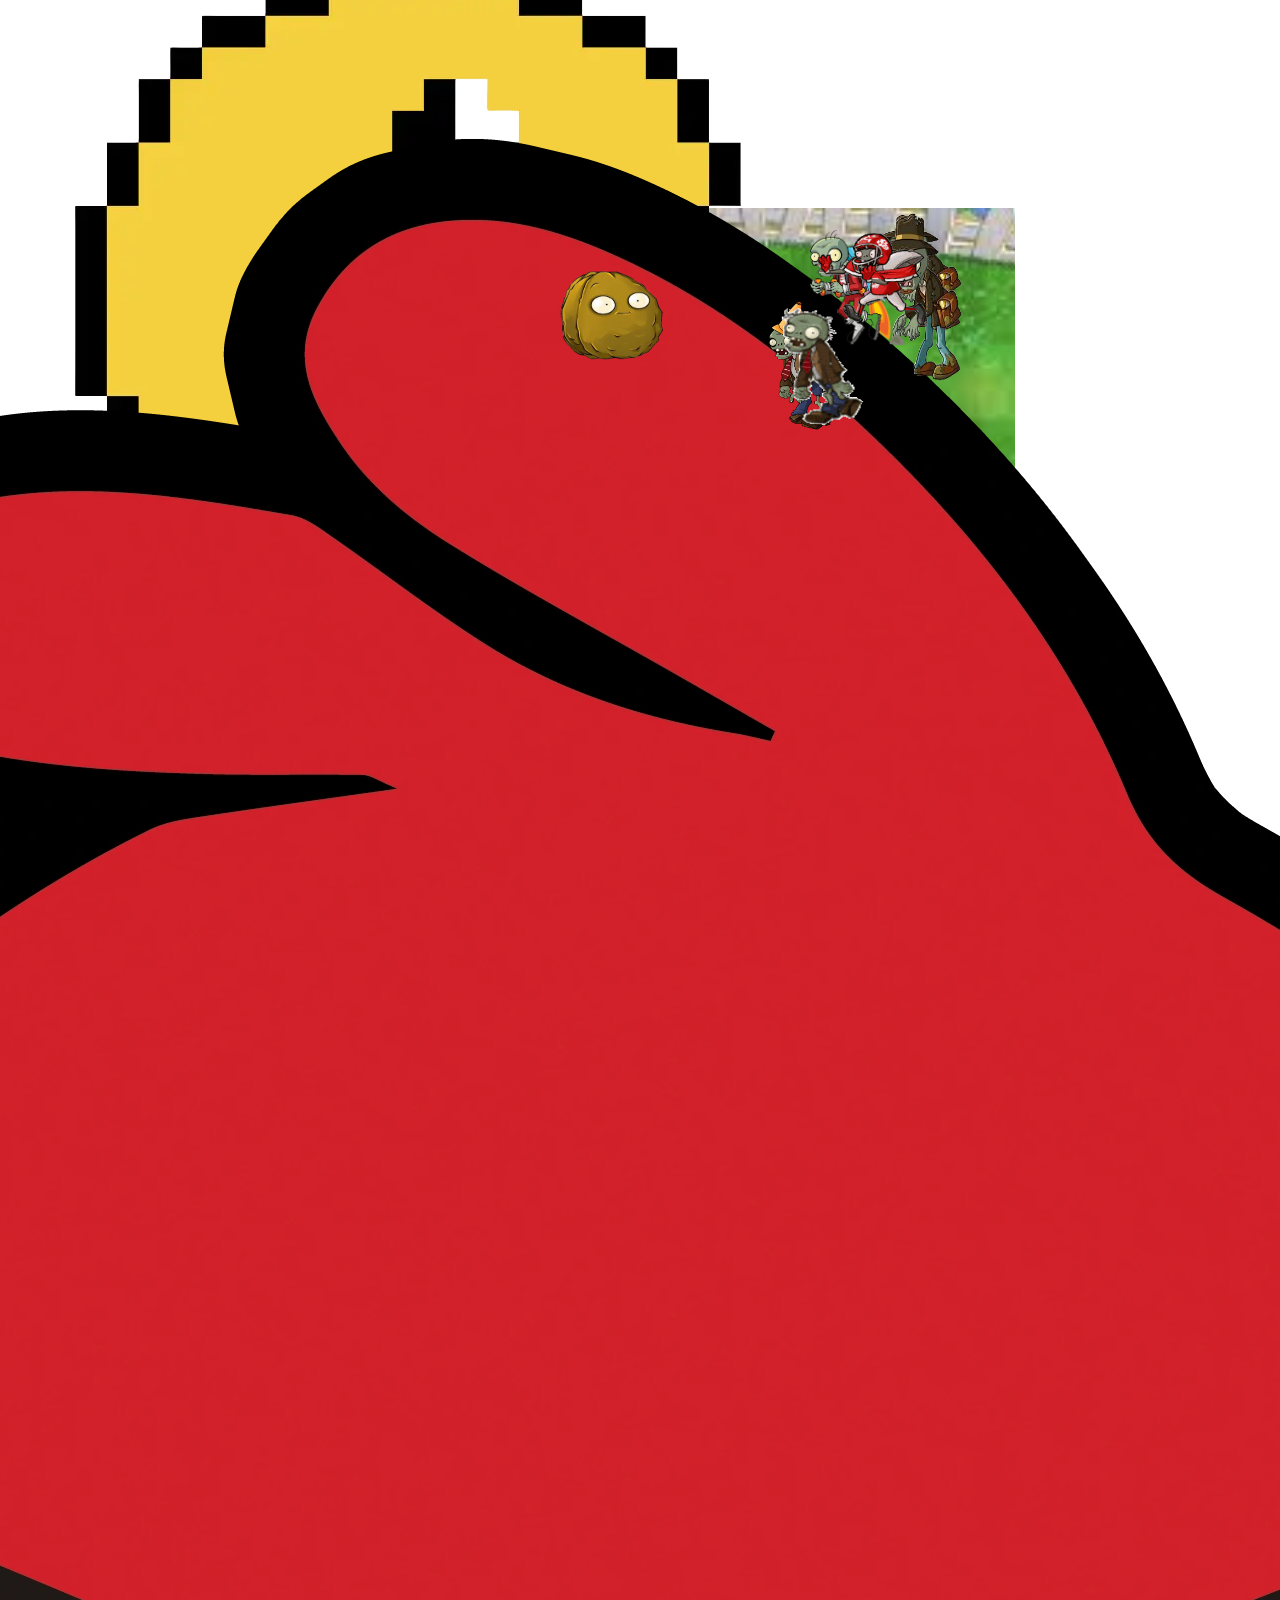
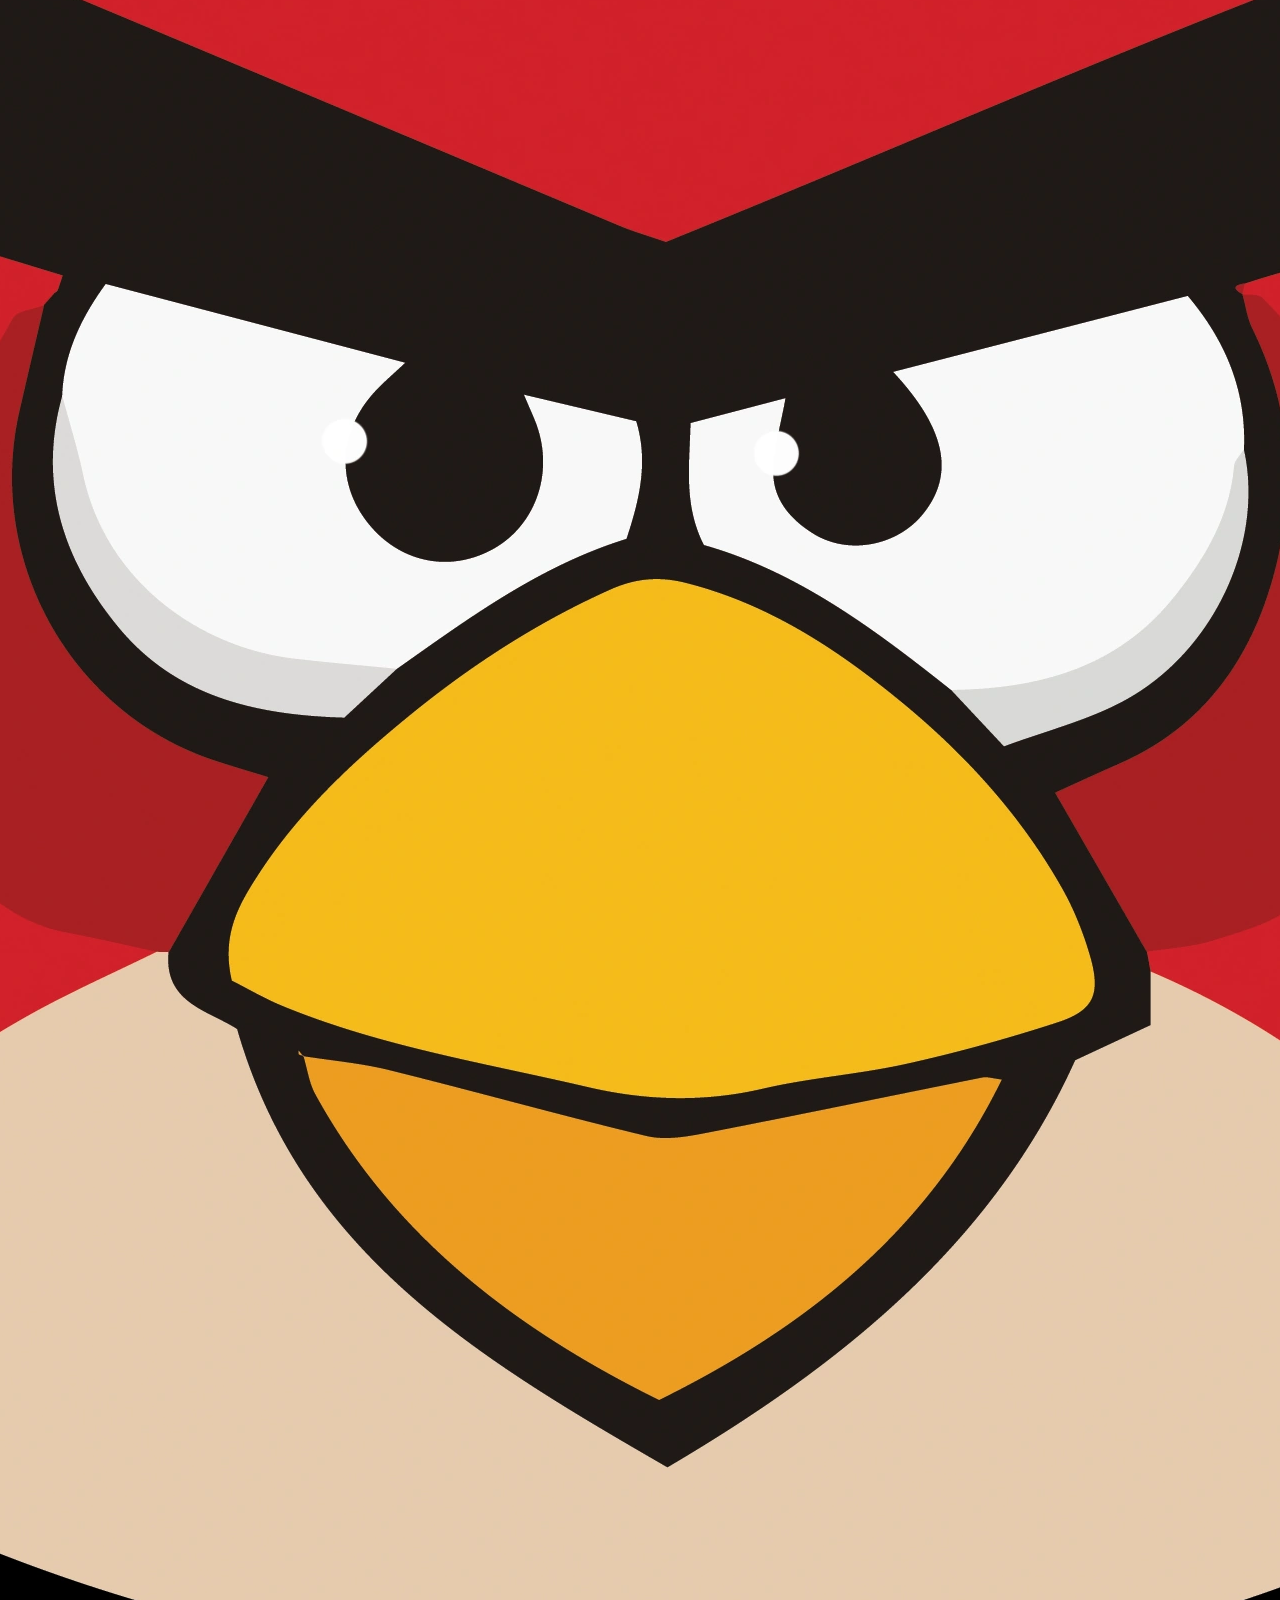
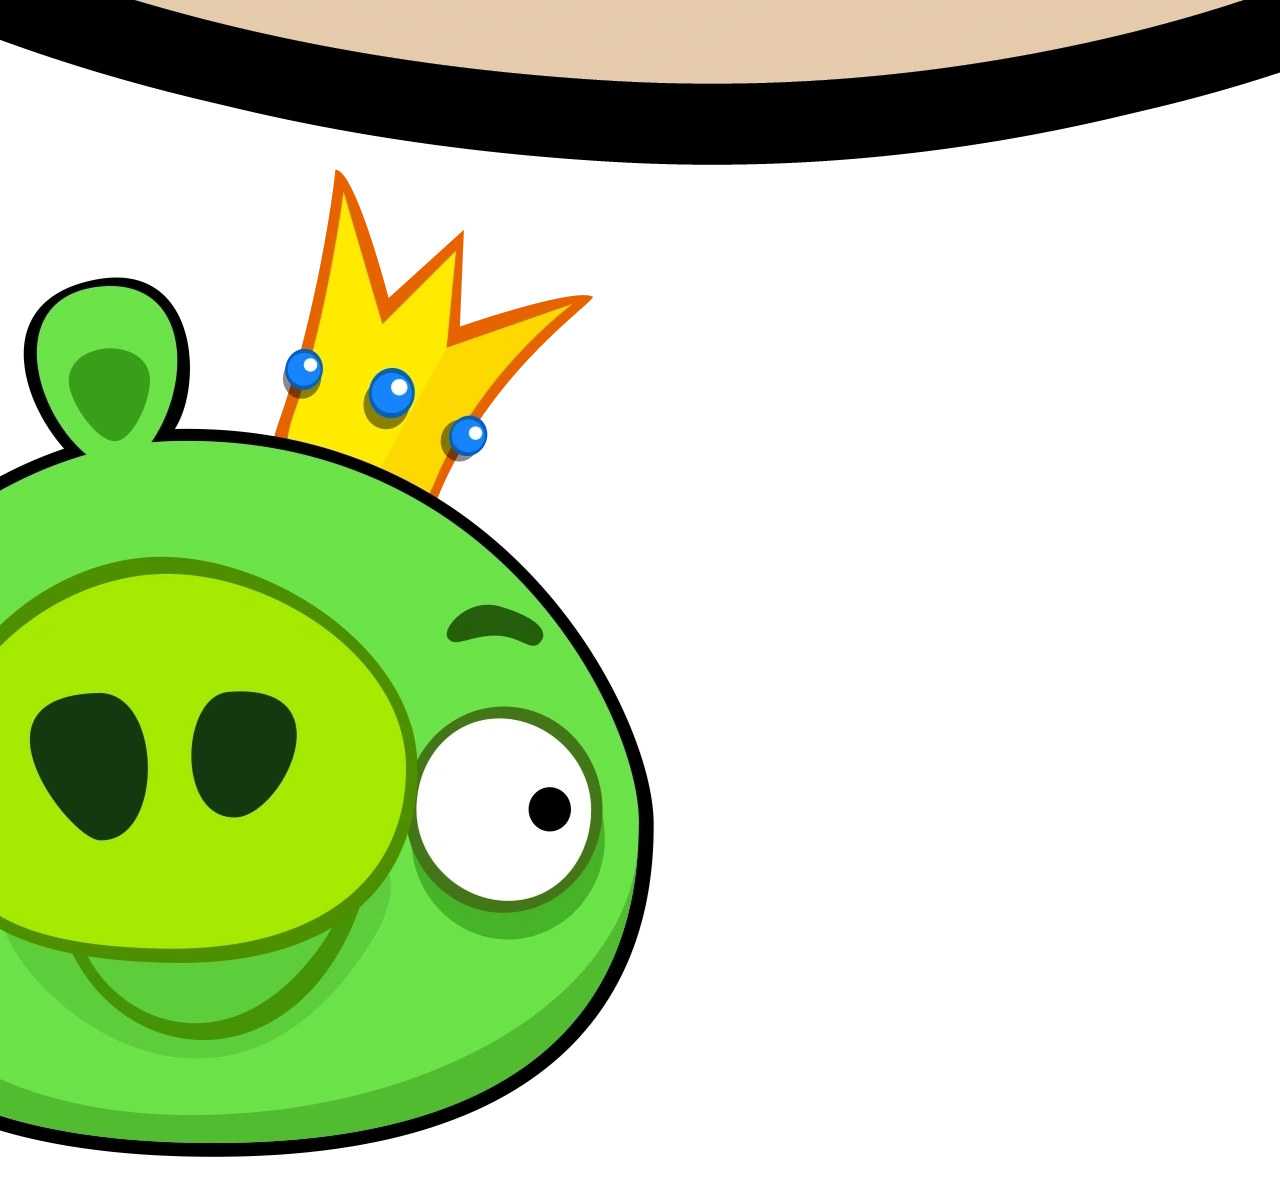
<file: 1-escenario-interactivo/index.html>
<!DOCTYPE html>
<html lang="en">

<head>
    <meta charset="UTF-8">
    <meta name="viewport" content="width=device-width, initial-scale=1.0">
    <title>Document</title>
    <link rel="stylesheet" href="./style.css">

</head>

<body>
    <section>

        <div class="fondo">
            <img class="zom zombie1" src="./img/zombie1.png" alt="">
            <img class="zom zombie2" src="./img/gif1.gif" alt="">
            <img class="zom zombie3" src="./img/gif2.gif" alt="">
           <img class="nuez" src="./img/nuez.png" alt="">
           <img class="guisante" src="./img/guisante1.png" alt="">
           <img class="girasol" src="./img/gifgirasol.gif" alt="">
<div class="score">
<span class="score2"> score = 0</span>

</div>


        </div>

    </section>

<section class="section2">

<div class="fondo2">

<img class="pacman1" src="./img/imagenpacman.png" alt="">
<img class="pacman2" src="./img/imagenpacman.png" alt="">
<img class="fantasma1" src="./img/fantasma1 (1).png" alt="">
<img class="fantasma2" src="./img/fantasma2.png" alt="">
<img class="fantasma3" src="./img/fantasma1 (1).png" alt="">
<img class="fantasma4" src="./img/fantasma2.png" alt="">


<div class="score1">
<span class="score3"> score = 0</span>

</div>


</div>

</section>


<section class="section3">


    <div class="juego3">
    
<img class="angry1" src="./img/angryrojo.webp" alt="">
<img class="angry2" src="./img/angry2.webp" alt="">
<img class="angry3" src="./img/angry3.webp" alt="">
<img class="cerdo1" src="./img/cerdo1.webp" alt="">





<div class="score3">
<span class="score4"> score = 0</span>

</div>

</div>

</section>

    <script src="./app.js"></script>
</body>

</html>
</file>
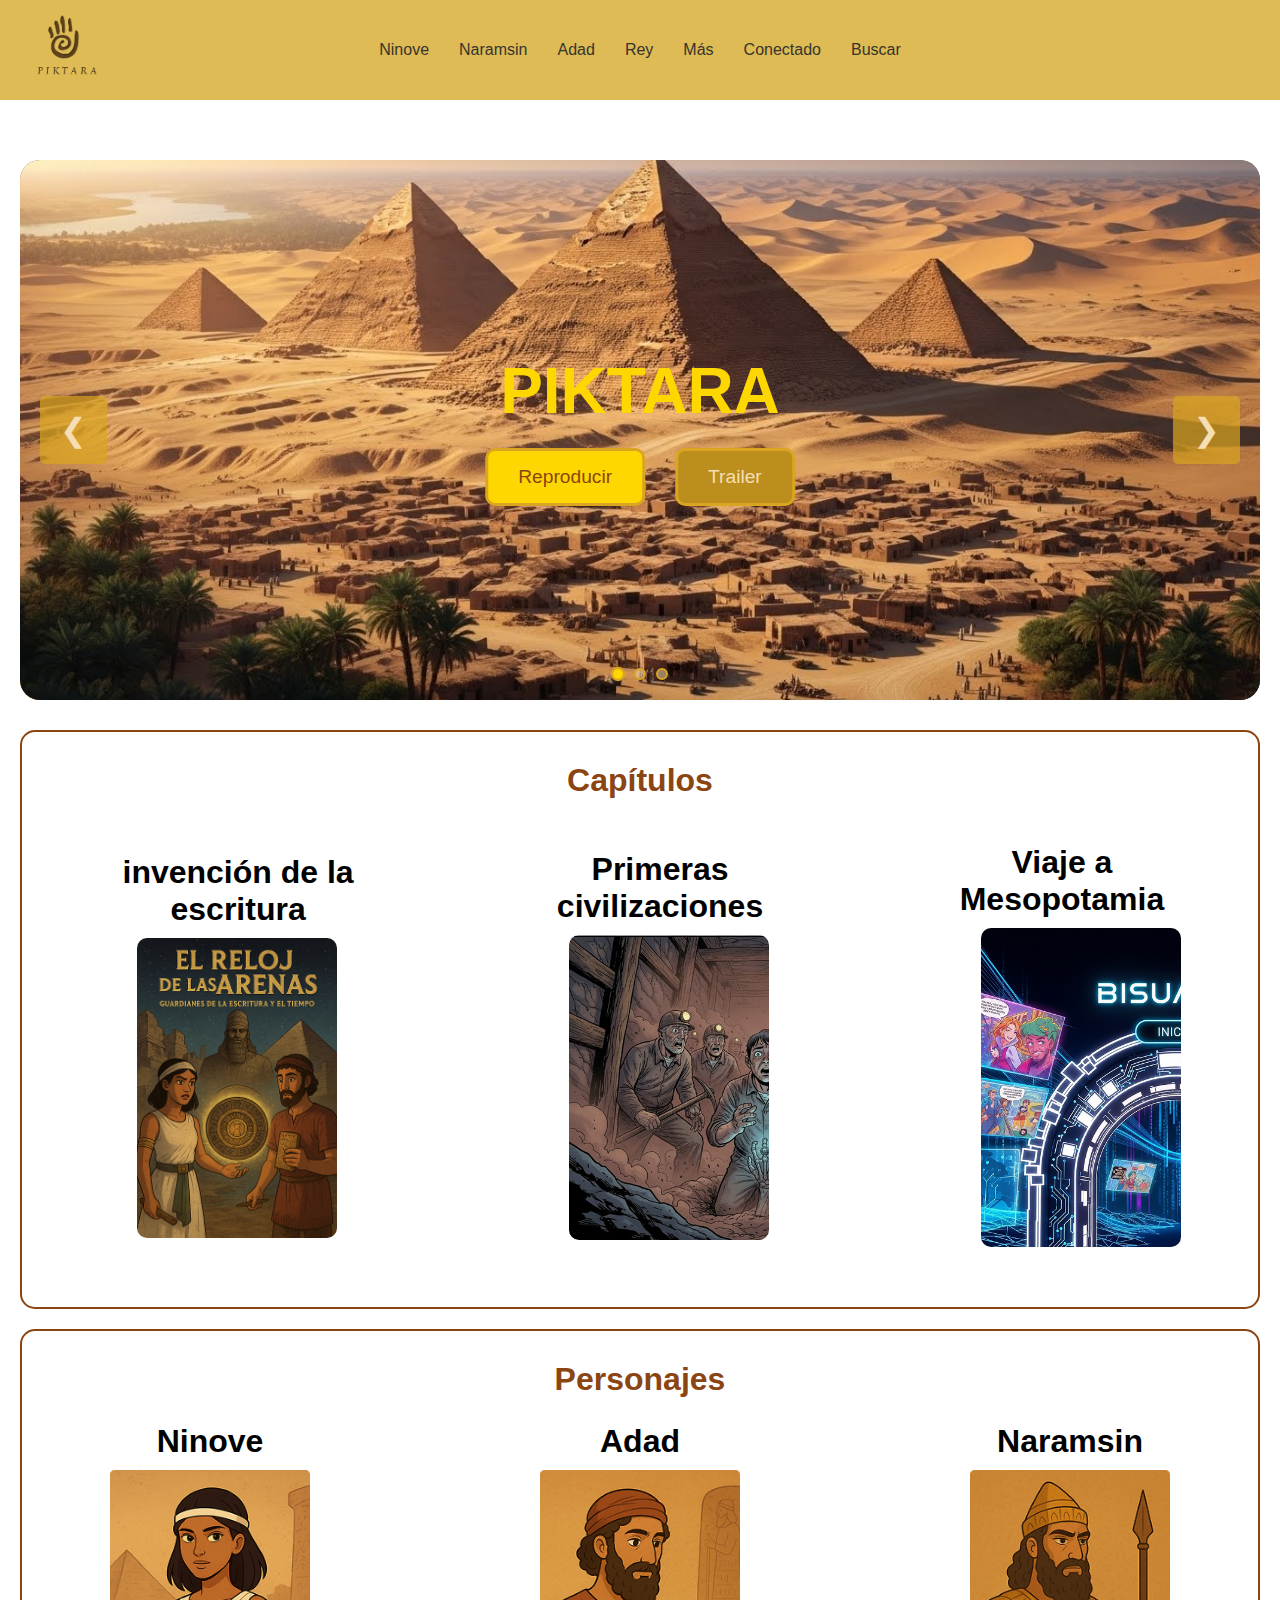
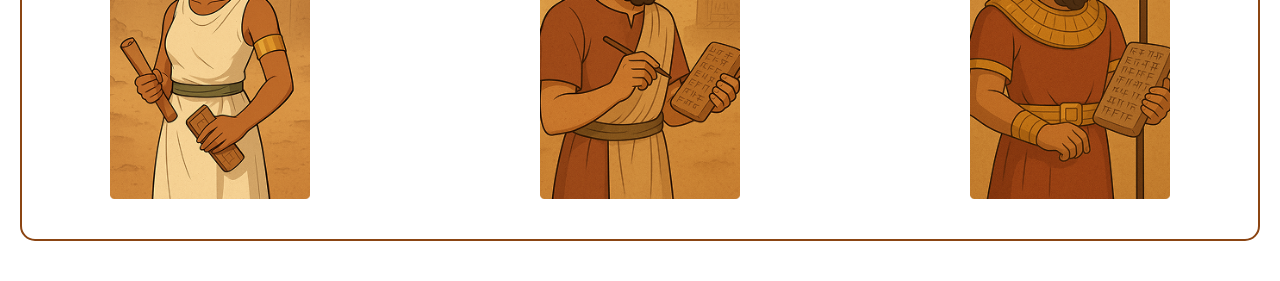
<file: 2-base-datos-comic/index.html>
<!DOCTYPE html>
<html lang="es">
<head>
    <meta charset="UTF-8">
    <meta name="viewport" content="width=device-width, initial-scale=1.0">
    <title>PIKTARA</title>
    <link rel="stylesheet" href="./style.css">
</head>
<body>
    <header>
        <div class="logo"></div>
        <nav>
            <ul class="nombre-header">
                <li>Ninove</li>
                <li>Naramsin</li>
                <li>Adad</li>
                <li>Rey</li>
                <li>Más</li>
                <li>Conectado</li>
                <li>Buscar</li>
            </ul>
        </nav>
    </header>

    <main>
        <section class="panel">
            <!-- Carrusel -->
            <div class="carousel">
                <div class="carousel-slide active">
                    <img src="./img/carru1.jpeg" alt="Capítulo 1">
                </div>
                <div class="carousel-slide">
                    <img src="./img/carru2.jpeg" alt="Escena 2">
                </div>
                <div class="carousel-slide">
                    <img src="./img/carru3.png" alt="Fondo">
                </div>
            </div>

            <!-- Controles de navegación -->
            <button class="carousel-nav prev" onclick="changeSlide(-1)">❮</button>
            <button class="carousel-nav next" onclick="changeSlide(1)">❯</button>

            <!-- Indicadores -->
            <div class="carousel-indicators">
                <span class="indicator active" onclick="goToSlide(0)"></span>
                <span class="indicator" onclick="goToSlide(1)"></span>
                <span class="indicator" onclick="goToSlide(2)"></span>
            </div>

            <!-- Contenido sobre el carrusel -->
            <div class="panel-conte">
                <h1>PIKTARA</h1>
                <div class="panel-btn">
                    <button class="repro-btn">Reproducir</button>
                    <button class="trailer-btn">Trailer</button>
                </div>
            </div>
        </section>

        <section class="section">
            <h2>Capítulos</h2>
            <div class="personajes"></div>
        </section>

        <section class="section1">
            <h2>Personajes</h2>
            <div class="personajes1"></div>
        </section>
    </main>



    <script type="module" src="./js/app.js"></script>
</body>
</html>
</file>
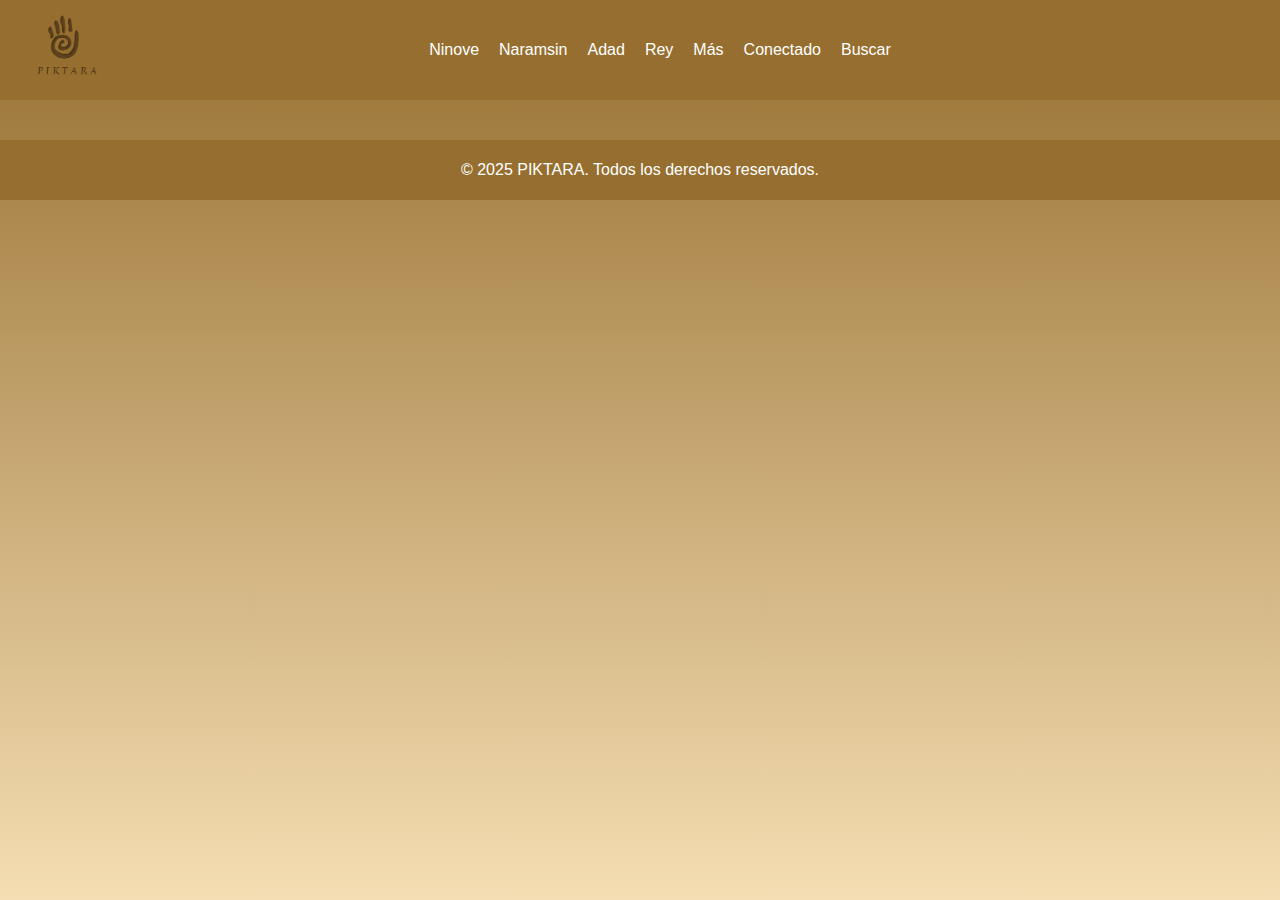
<file: 2-base-datos-comic/persopag.html>
<!DOCTYPE html>
<html lang="es">
<head>
    <meta charset="UTF-8">
    <title>PIKTARA</title>
    <link rel="stylesheet" href="./persopag.css">
</head>
<body>

    <header class="perso-header">
         <nav>
            <ul >
                <li>Ninove</li>
                <li>Naramsin</li>
                <li>Adad</li>
                <li>Rey</li>
                <li>Más</li>
                <li>Conectado</li>
                <li>Buscar</li>
            </ul>
        </nav>
    </header> <div class="per-pac">
   
</div>
    <footer class="footer">
        <p>© 2025 PIKTARA. Todos los derechos reservados.</p>
        

    </footer>
    <script type="module" src="./perso.js"></script>
</body>
</html>
</file>
<file: 1-escenario-interactivo/style.css>
section{
height: 100vh;
background-repeat: no-repeat;
background-size: cover;
display: flex;
justify-content: center;
align-items: center;


}


.fondo {
background-image: url(./img/images.jpg);
height: 500px;
width: 750px;
background-repeat: no-repeat;
background-size: cover;
display: relative;
}

.zombie1{
background-image: url(./img/zombie1.png);
height: 180px;
width: 120px;
background-size:contain;
background-repeat: no-repeat;
position: absolute;
right: 300px;
}

.zombie2{
background-image: url(./img/zombie2.png);
height: 130px;
width: 120px;
background-size:contain;
background-repeat: no-repeat;
position: absolute;
right: 400px;
top: 300px;
}

.zombie3{
background-image: url(./img/zombie3.png);
height: 115px;
width: 120px;
background-size:contain;
background-repeat: no-repeat;
position: absolute;
right: 350px;
top: 230px;
}

.nuez{
background-image: url(./img/nuez.png);
height: 90px;
width: 105px;
background-size:contain;
background-repeat: no-repeat;
position: absolute;
right: 616px;
top: 270px;


}
</file>
<file: 2-base-datos-comic/style.css>
* {
    margin: 0;
    padding: 0;
    box-sizing: border-box;
}

body {
    display: flex;
    flex-direction: column;
    min-height: 100vh;
    font-family: Arial, sans-serif;
    color: #3E2723;
}

header {
    display: flex;
    justify-content: center;
    align-items: center;
    padding: 15px 30px;
    color: #F5DEB3;
    position: relative;
    width: 100%;
    height: 100px;
    background-image: url(./img/logopik.png);
    background-repeat: no-repeat;
    background-size: contain;
    background-color: #DEBB54;
    
}

.nombre-header {
    display: flex;
    list-style: none;
    margin: 0;
    padding: 0;
}

.nombre-header li {
    margin: 0 15px;
    color: #36342f;
    font-size: 1rem;
}

main {

    display: flex;
    flex-direction: column;
    margin-top: 40px;
    padding: 20px;
}

.panel {
    display: flex;
    align-items: center;
    justify-content: center;
    height: 60vh;
    min-height: 400px;
    text-align: center;
    position: relative;
    color: #F5DEB3;
    margin-bottom: 30px;
    border-radius: 20px;
    overflow: hidden;
    background-color: #2c2c2c;
}

/* carrusel */
.carousel {
    position: absolute;
    top: 0;
    left: 0;
    width: 100%;
    height: 100%;
    overflow: hidden;
    z-index: 1;
}

.carousel-slide {
    position: absolute;
    top: 0;
    left: 0;
    width: 100%;
    height: 100%;
    opacity: 0;
    transition: opacity 1s ease-in-out;
}

.carousel-slide.active {
    opacity: 1;
}

.carousel-slide img {
    width: 100%;
    height: 100%;
    object-fit: cover;
    display: block;
}
/* carrusel */

.panel-conte {
    position: absolute;
    top: 50%;
    left: 50%;
    transform: translate(-50%, -50%);
    z-index: 100;
    display: flex;
    flex-direction: column;
    align-items: center;
    text-align: center;
    color: #F5DEB3;
    pointer-events: none;
}

.panel-conte h1 {
    font-size: 4rem;
    margin-bottom: 20px;
    color: #FFD700;
    
   
}

.panel-btn {
    display: flex;
    justify-content: center;
    gap: 30px;
    pointer-events: all;
}

.repro-btn {
    padding: 15px 30px;
    font-size: 1.2rem;
    border: 3px solid #DAA520;
    border-radius: 10px;

    cursor: pointer;
    transition: transform 0.2s;
}

.trailer-btn {
    padding: 15px 30px;
    font-size: 1.2rem;
    border: 3px solid #DAA520;
    border-radius: 10px;
    cursor: pointer;
    transition: transform 0.2s;
}

.repro-btn {
    background-color: #FFD700;
    color: #8B4513;
}

.trailer-btn {
    background-color: #bb8e1d;
    color: #F5DEB3;
}

/* Controles del carrusel */
.carousel-nav {
    position: absolute;
    top: 50%;
    transform: translateY(-50%);
    z-index: 50;
    background-color: rgba(218, 165, 32, 0.7);
    border: none;
    color: #F5DEB3;
    font-size: 2rem;
    padding: 15px 20px;
    cursor: pointer;
    border-radius: 5px;
    transition: background-color 0.3s;
}

.carousel-nav:hover {
    background-color: rgba(218, 165, 32, 0.9);
}

.carousel-nav.prev {
    left: 20px;
}

.carousel-nav.next {
    right: 20px;
}

/* Indicadores */
.carousel-indicators {
    position: absolute;
    bottom: 20px;
    left: 50%;
    transform: translateX(-50%);
    z-index: 50;
    display: flex;
    gap: 10px;
}

.indicator {
    width: 12px;
    height: 12px;
    border-radius: 50%;
    background-color: rgba(245, 222, 179, 0.5);
    border: 2px solid #DAA520;
    cursor: pointer;
    transition: all 0.3s;
}

.indicator.active {
    background-color: #FFD700;
    transform: scale(1.2);
}
/* ===== FIN ESTILOS DEL CARRUSEL ===== */


.section {
    width: 100%;
    display: flex;
    flex-direction: column;
    padding: 30px;
    border: 2px solid #8B4513;
    border-radius: 15px;
    margin-bottom: 20px;
}

.section1 {
    display: flex;
    flex-direction: column;
    border: 2px solid #8B4513;
    border-radius: 15px;
    margin-bottom: 20px;
    width: 100%;
    padding: 30px;
}

.section h2 {
    font-size: 2rem;
    margin-bottom: 25px;
    color: #8B4513;
    text-align: center;
    font-family: Arial, Helvetica, sans-serif;
    align-items: center;
}

.section1 h2 {
    font-size: 2rem;
    margin-bottom: 25px;
    color: #8B4513;
    text-align: center;
    font-family: Arial, Helvetica, sans-serif;
    align-items: center;
}

.personajes {
    display: flex;
    align-items: center;
    justify-content: center;
    flex: 200px;
    text-align: center;
    gap: 100px;
    padding: 20px;
}

.personajes1 {
    display: flex;
    align-items: center;
    justify-content: center;
    text-align: center;
    gap: 210px;
    border-radius: 10px;
}

.personajes-img {
    width: 80%;
    max-width: 200px;
    display: flex;
    margin: 10px 65px;
    background-size: contain;
    border-radius: 10px;
    align-items: center;
}

.personajes1-img {
    width: 220px;
    background-size: contain;
    padding: 10px;
    align-items: center;
    display: flex;
}


.link{
text-decoration: none;
color: black;

}

/* celular */
@media (max-width: 767px) {
    header {
        padding: 10px 15px 10px;
        padding-top: 50px;
        flex-direction: column;
        gap: 15px;
        height: auto;
        background-size: 100px auto;
       
    }



    main {
        margin-top: 150px;
        padding: 15px;
    }

    .hero {
        height: 350px;
        margin-bottom: 20px;
    }

    .panel-btn h1 {
        font-size: 2.5rem;
    }

    .panel-btn {
        flex-direction: column;
        gap: 15px;
    }

    .repro-btn {
        padding: 12px 25px;
        font-size: 1rem;
    }
    
    .trailer-btn {
        padding: 12px 25px;
        font-size: 1rem;
    }



    .personajes {
        flex-direction: column;
        gap: 10px;
    }

    .personajes1 {
        flex-direction: column;
        gap: 10px;
    }

    .personajes-img {
        max-width: 100px;
    }
    .personajes1-img {
        max-width: 100px;
    }

    .personajes h1 {
        font-size: 0.9rem;
    }
}




/* tablett */
@media (min-width: 768px) and (max-width: 1100px) {
    header {
        padding: 15px 20
    }


    main {
        padding: 15px;
    }

    .personajes h1 {
        font-size: 3.5rem;
    }

    .section {
        padding: 25px;
    }

    .section h2 {
        font-size: 1rem;
    }

     .section1 {
        padding: 25px;
    }

    .section1 h2 {
        font-size: 1rem;
    }

    .personajes {
        gap: 15px;
    }

    .personajes1 {
        gap: 15px;
    }

    .personajes-img {
        max-width: 150px;
    }

    .personajes1-img {
        max-width: 150px;
    }

    .personajes h1 {
        font-size: 1rem;
    }

    .personajes1 h1 {
        font-size: 1rem;
    }


}
</file>
<file: 2-base-datos-comic/persopag.css>
body {
    margin: 0;
    padding: 0;
    font-family: Arial, sans-serif;
    background: linear-gradient(to bottom, #966F30, #F5DEB3);
    color: #ffffff;
    position: relative;
    min-height: 100vh;
}

.perso-header {
   display: flex;
   align-items: center; 
justify-content: center;
background-color: #966F30;


}


.perso-header ul{
list-style: none;
display: flex;
gap: 20px;
}

h1 {
    font-size: 4rem;
    margin-bottom: 20px;
    color: #ffffffb0;
    font-family: Arial, Helvetica, sans-serif;
    text-align: center;
    
}
 
header {
    position: relative;
    width: 100%;
    height: 100px;
    background-color: #966F30;
    background-image: url(./img/logopik.png);
    background-repeat: no-repeat;
    background-size: contain;

  
}

.escena-img {
    display: flex;
    margin: 0 auto 30px;
    border: 2px solid #6349083f;
    border-radius: 15px;
    max-width: 400px;
}

.per-pac {
    display: flex;
    flex-direction: column;
    align-items: center;
    padding: 20px;
}

.footer {
    position: absolute;
    width: 100%;
    height: 60px;
    background-color: #966F30;
    display: flex;
    align-items: center;
    justify-content: center;
    color: #ffffff;
    font-size: 1rem;
}


@media (max-width: 767px) {
    .perso-header {
        padding: 10px 15px;
        flex-direction: column;
        gap: 15px;
        height: auto;
    }

    .perso-header ul {
        flex-wrap: wrap;
        justify-content: center;
        gap: 10px;
    }

    .perso-header li {
        font-size: 0.9rem;
    }

    h1 {
        font-size: 2.5rem;
    }

    .texto {
        font-size: 0.9rem;
        padding: 0 15px;
    }

    .escena-img {
        max-width: 90%;
        margin: 20px auto;
    }

    .per-pac {
        padding: 15px;
        min-height: calc(100vh - 180px);
    }

    .footer {
        position: relative;
        margin-top: 20px;
        font-size: 0.8rem;
    }
}


@media (min-width: 768px) and (max-width: 1100px) {
    .perso-header {
        padding: 15px 20px;
    }

    .perso-header ul {
        gap: 15px;
    }

    .perso-header li {
        font-size: 0.9rem;
    }

    h1 {
        font-size: 3.5rem;
    }

    .texto {
        max-width: 700px;
    }

    .escena-img {
        max-width: 350px;
    }
}
</file>
